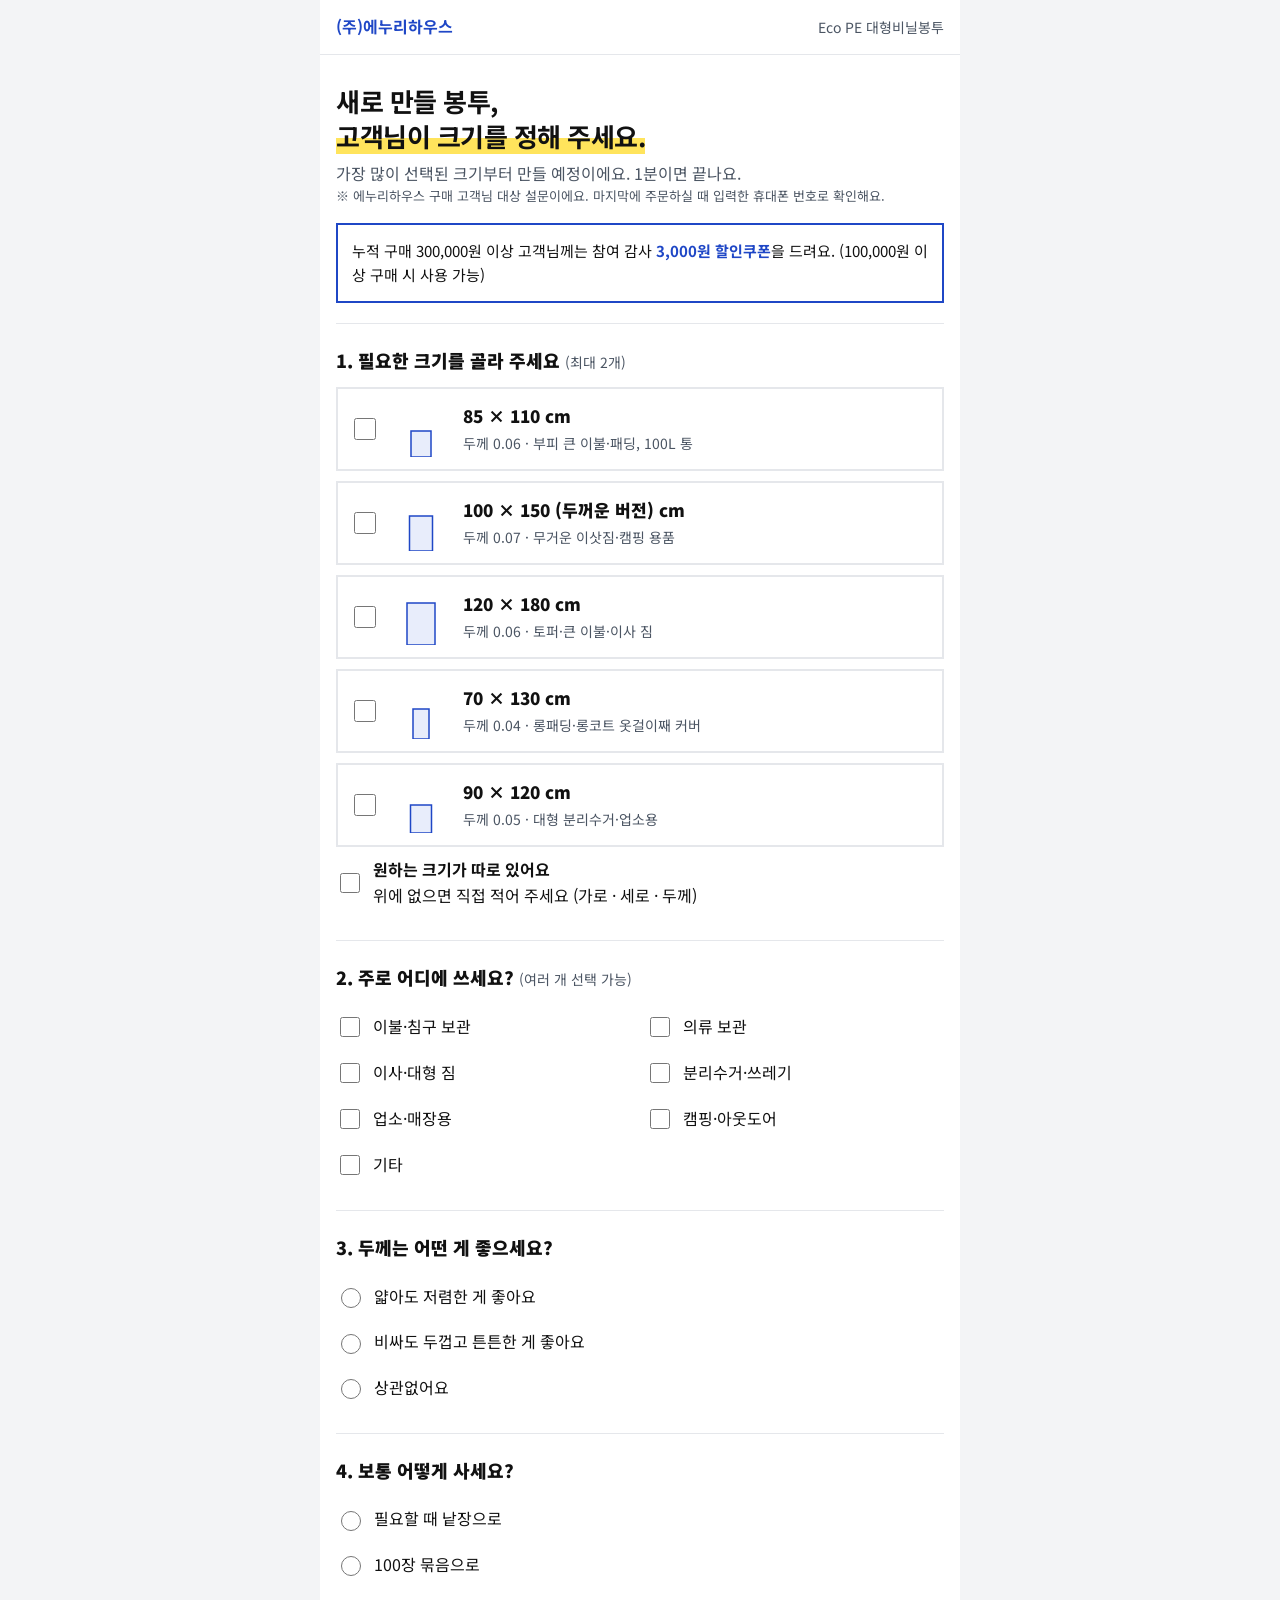
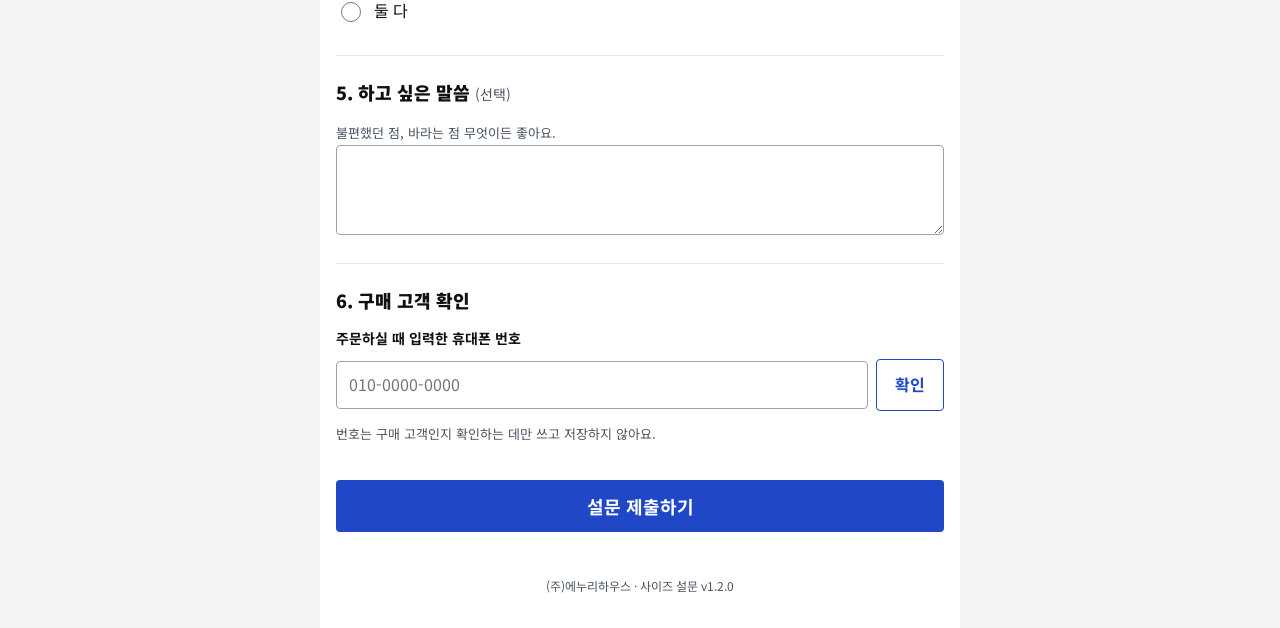
<file: index.html>
<!doctype html>
<html lang="ko">
<head>
<meta charset="utf-8">
<meta name="viewport" content="width=device-width,initial-scale=1">
<title>에코PE 사이즈 설문</title>
<meta name="robots" content="noindex">
<link rel="preconnect" href="https://fonts.googleapis.com">
<link rel="stylesheet" href="https://fonts.googleapis.com/css2?family=Noto+Sans+KR:wght@400;700;900&display=swap">
<link rel="stylesheet" href="css/style.css?v=1.2.1">
</head>
<body>
<div class="wrap">
  <header class="top"><b>(주)에누리하우스</b><span>Eco PE 대형비닐봉투</span></header>
  <div id="setupNotice" class="notice" hidden></div>

  <main id="survey">
    <section class="hero">
      <h1>새로 만들 봉투,<br><span class="mark">고객님이 크기를 정해 주세요.</span></h1>
      <p>가장 많이 선택된 크기부터 만들 예정이에요. 1분이면 끝나요.</p>
      <p class="hint" id="buyerNote">※ 에누리하우스 구매 고객님 대상 설문이에요. 마지막에 주문하실 때 입력한 휴대폰 번호로 확인해요.</p>
      <div class="banner" id="couponBanner" hidden></div>
    </section>

    <form id="f" novalidate>
      <fieldset>
        <legend>1. 필요한 크기를 골라 주세요 <small id="pickHint"></small></legend>
        <div class="cards" id="sizeList"></div>
        <label class="opt custom-pick"><input type="checkbox" id="customOn"><span><b>원하는 크기가 따로 있어요</b><br><span class="ds">위에 없으면 직접 적어 주세요 (가로 · 세로 · 두께)</span></span></label>
        <div class="sub" id="customBox" hidden>
          <div class="row">
            <label for="cw" class="hint">가로</label><input type="number" id="cw" inputmode="numeric" min="10" max="400" placeholder="예: 90"> cm ×
            <label for="ch" class="hint">세로</label><input type="number" id="ch" inputmode="numeric" min="10" max="400" placeholder="예: 120"> cm
          </div>
          <label class="f" for="ct">두께</label>
          <select id="ct">
            <option value="">잘 모르겠어요</option><option>0.04</option><option>0.05</option><option>0.06</option><option>0.07</option><option>0.08 이상</option>
          </select>
          <label class="f" for="cn">어디에 쓰실 건가요? (선택)</label>
          <input type="text" id="cn" maxlength="100" placeholder="예: 킹 사이즈 토퍼 보관">
        </div>
        <p class="err" id="e1"></p>
      </fieldset>

      <fieldset>
        <legend>2. 주로 어디에 쓰세요? <small>(여러 개 선택 가능)</small></legend>
        <div class="grid2" id="useList"></div>
        <p class="err" id="e2"></p>
      </fieldset>

      <fieldset>
        <legend>3. 두께는 어떤 게 좋으세요?</legend>
        <div id="thickList"></div>
        <p class="err" id="e3"></p>
      </fieldset>

      <fieldset>
        <legend>4. 보통 어떻게 사세요?</legend>
        <div id="qtyList"></div>
        <p class="err" id="e4"></p>
      </fieldset>

      <fieldset>
        <legend>5. 하고 싶은 말씀 <small>(선택)</small></legend>
        <label for="cm" class="hint">불편했던 점, 바라는 점 무엇이든 좋아요.</label>
        <textarea id="cm" maxlength="500"></textarea>
      </fieldset>

      <fieldset id="verifySet">
        <legend>6. 구매 고객 확인</legend>
        <label class="f" for="gph">주문하실 때 입력한 휴대폰 번호</label>
        <div class="row">
          <input type="tel" id="gph" maxlength="13" inputmode="numeric" autocomplete="tel" placeholder="010-0000-0000" style="flex:1 1 180px;width:auto">
          <button type="button" class="ghost" id="gateBtn">확인</button>
        </div>
        <p class="hint">번호는 구매 고객인지 확인하는 데만 쓰고 저장하지 않아요.</p>
        <div class="msg" id="gateMsg" role="status" aria-live="polite"></div>
      </fieldset>

      <fieldset class="coupon" id="couponSet" hidden>
        <legend>감사 쿠폰 받기 <small>(대상 고객만)</small></legend>
        <div class="cond" id="couponCond"></div>
        <label class="opt"><input type="checkbox" id="couponOn"> 쿠폰 대상이에요. 쿠폰 받을게요.</label>
        <div id="couponBox" hidden>
          <label class="f" for="nm">주문자 이름</label>
          <input type="text" id="nm" maxlength="20" autocomplete="name">
          <label class="f" for="ph">휴대폰 번호 (주문 시 입력한 번호)</label>
          <input type="tel" id="ph" maxlength="13" inputmode="numeric" autocomplete="tel" placeholder="010-0000-0000">
          <label class="f" for="chn">주로 구매하신 곳</label>
          <select id="chn"></select>
          <div class="consent" id="consentText"></div>
          <label class="opt"><input type="checkbox" id="agree"> 개인정보 수집·이용에 동의합니다. (필수)</label>
        </div>
        <p class="err" id="e5"></p>
      </fieldset>

      <button type="submit" class="primary" id="submitBtn">설문 제출하기</button>
      <div class="msg" id="formMsg" role="status" aria-live="polite"></div>
    </form>
  </main>

  <section class="done" id="done" hidden>
    <h2>참여해 주셔서 감사합니다!</h2>
    <p id="doneText">보내주신 의견으로 다음 봉투 크기를 정하겠습니다.</p>
  </section>

  <section class="done" id="closed" hidden>
    <h2 id="closedTitle">설문 기간이 아니에요</h2>
    <p id="closedText"></p>
  </section>

  <footer>(주)에누리하우스 · 사이즈 설문 v<span id="ver"></span></footer>
</div>
<script>
/* 프로그램이 못 뜨는 경우를 알려주는 안전장치 (모듈 스크립트와 별개로 항상 실행) */
(function () {
  function note(t) { var n = document.getElementById('setupNotice'); if (n) { n.hidden = false; n.textContent = t; } }
  if (location.protocol === 'file:') {
    note('PC에서 파일을 더블클릭해 열면 작동하지 않아요(브라우저 보안 제한). GitHub에 올린 주소(https://내아이디.github.io/ecope-survey/)로 열어 주세요.');
    return;
  }
  setTimeout(function () {
    if (!window.__appReady) note('프로그램 파일을 불러오지 못했어요. Ctrl+F5로 새로고침해 보시고, 계속되면 GitHub에 js 폴더와 css 폴더가 함께 올라갔는지 확인해 주세요.');
  }, 5000);
})();
</script>
<script type="module" src="js/survey.js?v=1.2.1"></script>
</body>
</html>
</file>
<file: css/style.css>
:root{--b:#1F47C6;--bd:#16348F;--y:#FFE45C;--r:#C4320A;--ink:#111;--sub:#4B5563;--line:#E5E7EB;--bg:#F3F4F6}
*{box-sizing:border-box}
body{margin:0;background:var(--bg);color:var(--ink);font-family:'Noto Sans KR',system-ui,sans-serif;font-size:16px;line-height:1.6;-webkit-text-size-adjust:100%}
.wrap{max-width:640px;margin:0 auto;background:#fff;min-height:100vh}
.top{display:flex;justify-content:space-between;align-items:center;gap:8px;padding:14px 16px;border-bottom:1px solid var(--line);font-size:14px;color:var(--sub)}
.top b{color:var(--b);font-size:16px}
.hero{padding:28px 16px 20px}
.hero h1{margin:0 0 8px;font-size:26px;line-height:1.35;letter-spacing:-.5px}
.hero p{margin:0;color:var(--sub)}
.mark{background:linear-gradient(transparent 58%,var(--y) 58%)}
.banner{margin:16px 0 0;border:2px solid var(--b);padding:14px;font-size:15px}
.banner b{color:var(--b)}
form,.panel{padding:0 16px 24px}
fieldset{border:0;border-top:1px solid var(--line);margin:0;padding:22px 0}
legend{font-weight:900;font-size:18px;padding:0;margin-bottom:12px;float:left;width:100%}
legend small{font-weight:400;color:var(--sub);font-size:14px}
fieldset>*:not(legend){clear:both}
.cards{display:grid;gap:10px}
.card{display:flex;gap:14px;align-items:center;border:2px solid var(--line);padding:12px;cursor:pointer;min-height:44px}
.card input{width:22px;height:22px;flex-shrink:0;accent-color:var(--b)}
.card svg{flex-shrink:0}
.card .nm{font-weight:900;font-size:17px}
.card .ds{font-size:14px;color:var(--sub)}
.card:has(input:checked){border-color:var(--b);background:#EEF2FD}
.opt{display:flex;gap:10px;align-items:center;padding:10px 0;min-height:44px;cursor:pointer}
.opt input{width:20px;height:20px;accent-color:var(--b);flex-shrink:0}
.grid2{display:grid;grid-template-columns:repeat(2,minmax(0,1fr));gap:0 12px}
.row{display:flex;gap:8px;align-items:center;flex-wrap:wrap;margin:10px 0}
label.f{display:block;font-size:14px;font-weight:700;margin:12px 0 4px}
input[type=text],input[type=tel],input[type=number],select,textarea{width:100%;font:inherit;padding:10px 12px;border:1.5px solid #9CA3AF;border-radius:4px;background:#fff;min-height:44px}
.row input[type=number]{width:96px}
textarea{min-height:90px;resize:vertical}
input:focus,select:focus,textarea:focus,button:focus-visible{outline:3px solid #9DB2F0;outline-offset:1px}
.sub{box-shadow:inset 3px 0 0 var(--b);background:#F8FAFF;padding:12px 14px;margin-top:10px}
.coupon .cond{background:#FFFBE0;border:1px solid #F3D34A;padding:14px;font-size:15px}
.coupon .cond ul{margin:6px 0 0;padding-left:18px}
.consent{font-size:13px;color:var(--sub);border:1px solid var(--line);padding:12px;margin-top:12px;max-height:180px;overflow:auto}
.consent table{border-collapse:collapse;width:100%}
.consent td,.consent th{border:1px solid var(--line);padding:6px;text-align:left;vertical-align:top}
.err{color:var(--r);font-size:14px;margin:6px 0 0;min-height:0}
.err:empty{display:none}
button{font:inherit;cursor:pointer;min-height:48px;border:0;border-radius:4px;padding:12px 18px;font-weight:700}
.primary{width:100%;background:var(--b);color:#fff;font-size:18px}
.primary:hover{background:var(--bd)}
.primary:disabled{background:#9CA3AF;cursor:wait}
.ghost{background:#fff;border:1.5px solid var(--b);color:var(--b)}
.msg{margin:12px 0 0;padding:12px;font-size:15px}
.msg.bad{background:#FDECEA;color:#8A1C0B}
.msg.ok{background:#E8F5EC;color:#14532D}
.msg:empty{display:none}
.done{padding:48px 16px;text-align:center}
.done h2{font-size:24px;margin:0 0 8px}
footer{padding:20px 16px 32px;font-size:12px;color:var(--sub);text-align:center}
.notice{margin:16px;padding:14px;background:#FDECEA;color:#8A1C0B;font-size:14px}
/* admin */
.admin .wrap{max-width:1080px}
.bar{display:grid;grid-template-columns:150px 1fr 92px;gap:10px;align-items:center;font-size:14px;margin:6px 0}
.bar .tr{background:#EEF2FD;height:22px}
.bar .fl{background:var(--b);height:22px}
.bar .n{text-align:right;font-variant-numeric:tabular-nums}
.kpis{display:grid;grid-template-columns:repeat(auto-fit,minmax(150px,1fr));gap:10px;margin:12px 0}
.kpi{border:1px solid var(--line);padding:12px}
.kpi b{display:block;font-size:26px}
.tbl{overflow-x:auto;border:1px solid var(--line)}
.tbl table{border-collapse:collapse;width:100%;font-size:14px;min-width:760px}
.tbl th,.tbl td{border-bottom:1px solid var(--line);padding:8px;text-align:left;white-space:nowrap}
.tbl th{background:var(--bg)}
.tbl select{min-height:36px;padding:4px 8px;width:auto}
.dup{color:var(--r);font-weight:700}
.toolbar{display:flex;flex-wrap:wrap;gap:8px;align-items:center;margin:12px 0}
.toolbar select,.toolbar input{width:auto}
h2.sec{font-size:18px;margin:28px 0 8px;padding-top:18px;border-top:1px solid var(--line)}
.hint{font-size:13px;color:var(--sub)}
#qr{background:#fff;padding:12px;display:inline-block;border:1px solid var(--line)}
@media (max-width:480px){.grid2{grid-template-columns:1fr}.bar{grid-template-columns:110px 1fr 80px}}
</file>
